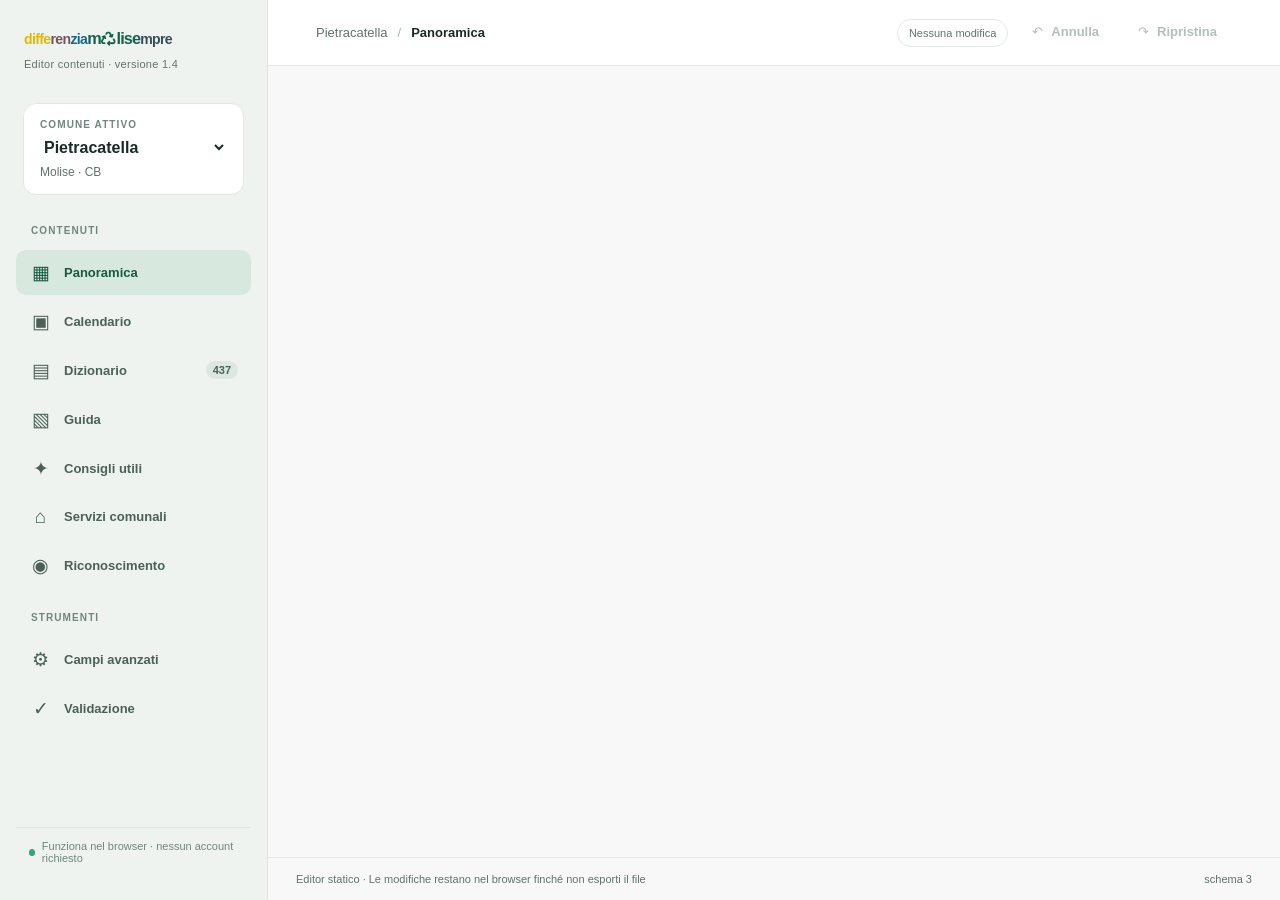
<file: docs/index.html>
<!doctype html><html lang="it"><head><meta charset="utf-8"><meta name="viewport" content="width=device-width,initial-scale=1"><meta http-equiv="refresh" content="0;url=editor/"><title>differenziamolisempre</title></head><body><p>Apri l’<a href="editor/">editor dei contenuti</a> oppure il <a href="comuni/pietracatella/dati.json">JSON di Pietracatella</a>.</p></body></html>
</file>
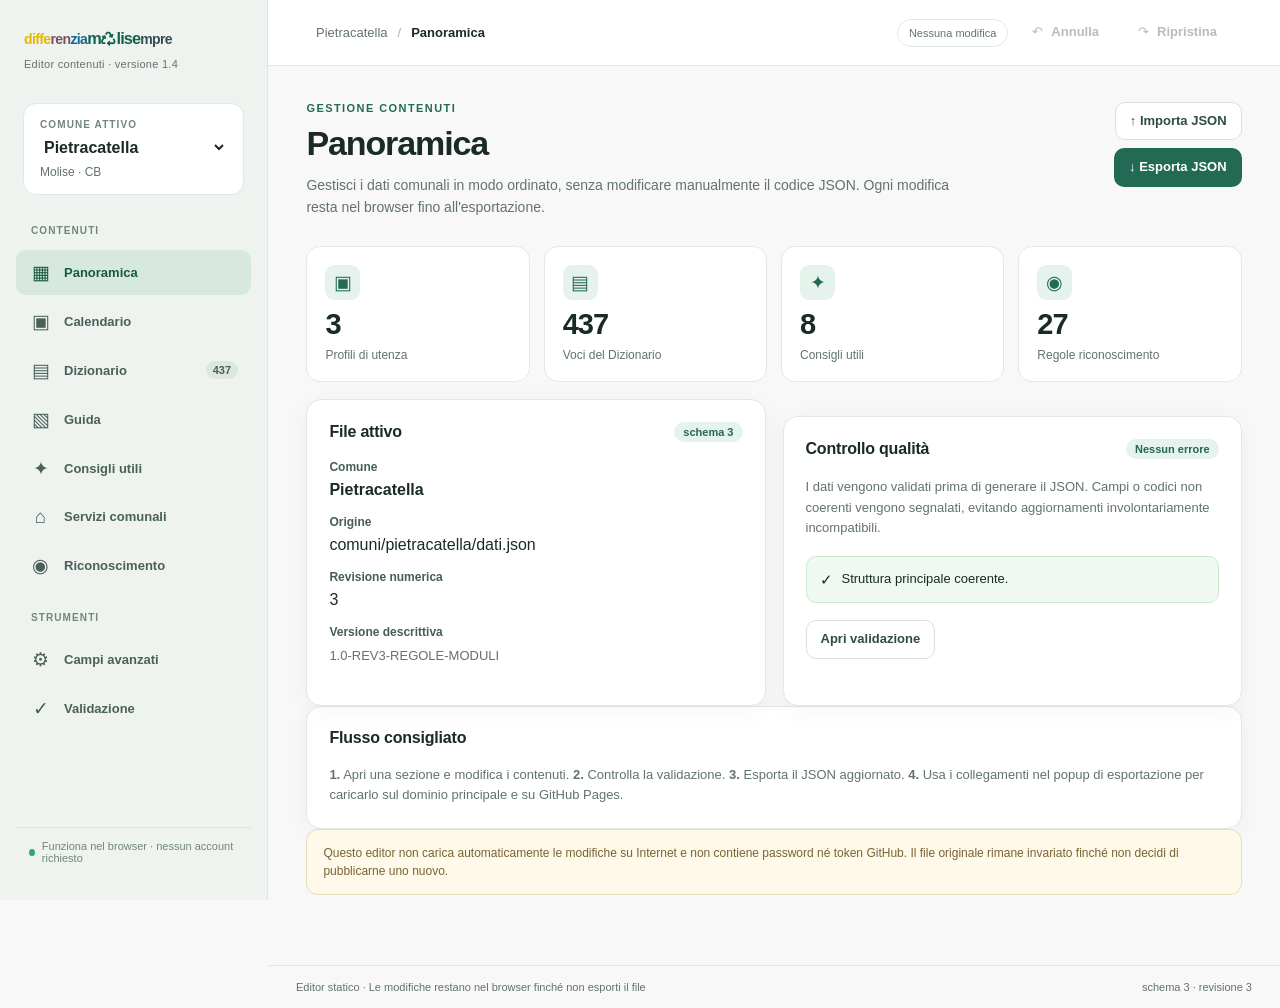
<file: docs/editor/index.html>
<!DOCTYPE html>
<html lang="it">
<head>
  <meta charset="utf-8">
  <meta name="viewport" content="width=device-width,initial-scale=1">
  <meta name="color-scheme" content="light dark">
  <meta name="description" content="Editor locale dei dati comunali di differenziamolisempre">
  <title>Editor dati · differenziamolisempre</title>
  <link rel="stylesheet" href="style.css">
  <script defer src="dati-iniziali.js"></script>
  <script defer src="app.js"></script>
</head>
<body>
  <div class="app-shell">
    <aside class="sidebar" id="sidebar" aria-label="Sezioni editor">
      <div class="brand">
        <div class="brand-identity">
          <div class="wordmark" role="img" aria-label="differenziamolisempre">
            <span class="brand-yellow" aria-hidden="true">diffe</span><span class="brand-earth" aria-hidden="true">ren</span><span class="brand-blue" aria-hidden="true">zia</span><span class="brand-molise" aria-hidden="true"><span>m</span><svg class="recycle-o" viewBox="0 0 512 512" fill="currentColor" aria-hidden="true" focusable="false"><path d="M174.7 45.1C192.2 17 223 0 256 0s63.8 17 81.3 45.1l38.6 61.7 27-15.6c8.4-4.9 18.9-4.2 26.6 1.7s11.1 15.9 8.6 25.3l-23.4 87.4c-3.4 12.8-16.6 20.4-29.4 17l-87.4-23.4c-9.4-2.5-16.3-10.4-17.6-20s3.4-19.1 11.8-23.9l28.4-16.4L283 79c-5.8-9.3-16-15-27-15s-21.2 5.7-27 15l-17.5 28c-9.2 14.8-28.6 19.5-43.6 10.5c-15.3-9.2-20.2-29.2-10.7-44.4l17.5-28zM429.5 251.9c15-9 34.4-4.3 43.6 10.5l24.4 39.1c9.4 15.1 14.4 32.4 14.6 50.2c.3 53.1-42.7 96.4-95.8 96.4L320 448l0 32c0 9.7-5.8 18.5-14.8 22.2s-19.3 1.7-26.2-5.2l-64-64c-9.4-9.4-9.4-24.6 0-33.9l64-64c6.9-6.9 17.2-8.9 26.2-5.2s14.8 12.5 14.8 22.2l0 32 96.2 0c17.6 0 31.9-14.4 31.8-32c0-5.9-1.7-11.7-4.8-16.7l-24.4-39.1c-9.5-15.2-4.7-35.2 10.7-44.4zm-364.6-31L36 204.2c-8.4-4.9-13.1-14.3-11.8-23.9s8.2-17.5 17.6-20l87.4-23.4c12.8-3.4 26 4.2 29.4 17L182 241.2c2.5 9.4-.9 19.3-8.6 25.3s-18.2 6.6-26.6 1.7l-26.5-15.3L68.8 335.3c-3.1 5-4.8 10.8-4.8 16.7c-.1 17.6 14.2 32 31.8 32l32.2 0c17.7 0 32 14.3 32 32s-14.3 32-32 32l-32.2 0C42.7 448-.3 404.8 0 351.6c.1-17.8 5.1-35.1 14.6-50.2l50.3-80.5z"/></svg><span>lise</span></span><span class="brand-slate" aria-hidden="true">mpre</span>
          </div>
          <div class="brand-subtitle">Editor contenuti · versione 1.4</div>
        </div>
      </div>
      <div class="municipality">
        <span class="eyebrow">COMUNE ATTIVO</span>
        <select id="city-select" class="city-select" aria-label="Comune da modificare"><option value="pietracatella">Pietracatella</option></select>
        <span class="municipality-caption" id="municipality-caption">Molise · CB</span>
      </div>
      <div class="nav-label">CONTENUTI</div>
      <nav id="navigation" class="navigation">
        <button class="nav-link active" data-section="panoramica"><span class="nav-emoji" aria-hidden="true">▦</span><span>Panoramica</span></button>
        <button class="nav-link" data-section="calendario"><span class="nav-emoji" aria-hidden="true">▣</span><span>Calendario</span></button>
        <button class="nav-link" data-section="dizionario"><span class="nav-emoji" aria-hidden="true">▤</span><span>Dizionario</span><span class="nav-count" id="nav-dictionary">437</span></button>
        <button class="nav-link" data-section="guida"><span class="nav-emoji" aria-hidden="true">▧</span><span>Guida</span></button>
        <button class="nav-link" data-section="consigli"><span class="nav-emoji" aria-hidden="true">✦</span><span>Consigli utili</span></button>
        <button class="nav-link" data-section="servizi"><span class="nav-emoji" aria-hidden="true">⌂</span><span>Servizi comunali</span></button>
        <button class="nav-link" data-section="riconoscimento"><span class="nav-emoji" aria-hidden="true">◉</span><span>Riconoscimento</span></button>
      </nav>
      <div class="nav-label">STRUMENTI</div>
      <nav class="navigation">
        <button class="nav-link" data-section="avanzate"><span class="nav-emoji" aria-hidden="true">⚙</span><span>Campi avanzati</span></button>
        <button class="nav-link" data-section="controlli"><span class="nav-emoji" aria-hidden="true">✓</span><span>Validazione</span></button>
      </nav>
      <div class="sidebar-bottom"><div class="dot"></div><span>Funziona nel browser · nessun account richiesto</span></div>
    </aside>
    <div class="workspace">
      <header class="topbar">
        <button id="menu-button" class="icon-button mobile-menu" aria-label="Mostra navigazione">☰</button>
        <div class="breadcrumbs"><span id="breadcrumb-city">Pietracatella</span><span class="breadcrumb-sep">/</span><strong id="breadcrumb-current">Panoramica</strong></div>
        <div class="topbar-actions">
          <span id="dirty-indicator" class="state-chip">Nessuna modifica</span>
          <button id="undo-button" class="button button-quiet" title="Annulla ultima modifica" disabled>↶ <span class="desktop-label">Annulla</span></button>
          <button id="redo-button" class="button button-quiet" title="Ripristina modifica" disabled>↷ <span class="desktop-label">Ripristina</span></button>
        </div>
      </header>
      <div id="alert-area" class="alert-area" role="status" aria-live="polite"></div>
      <main id="main" class="main"></main>
      <footer class="footer"><span>Editor statico · Le modifiche restano nel browser finché non esporti il file</span><span id="footer-revision">schema 3</span></footer>
    </div>
  </div>
  <dialog id="confirmation-dialog" class="confirm-dialog" aria-labelledby="dialog-title">
    <form method="dialog"><h2 id="dialog-title">Conferma</h2><p id="dialog-message"></p><div class="dialog-actions"><button value="cancel" class="button button-secondary">Annulla</button><button value="confirm" class="button button-danger">Conferma</button></div></form>
  </dialog>
  <dialog id="export-dialog" class="confirm-dialog" style="width:min(94vw,540px)" aria-labelledby="export-dialog-title"></dialog>
  <input type="file" accept=".json,application/json" id="file-input" hidden>
</body>
</html>
</file>
<file: docs/editor/style.css>
:root{font-family:-apple-system,BlinkMacSystemFont,"Segoe UI",sans-serif;font-synthesis:none;color-scheme:light;background:#f7f8f7;color:#192a27;--page:#f7f8f7;--panel:#fff;--subtle:#f2f5f3;--border:#e2e8e5;--text:#192a27;--muted:#62736d;--brand:#236a55;--branddark:#185543;--brandlight:#e6f3ed;--red:#aa4242;--redlight:#fff1ef;--shadow:0 4px 24px rgba(10,40,30,.045)}
*{box-sizing:border-box}body{margin:0;min-height:100vh}button,input,textarea,select{font:inherit}button{cursor:pointer}button:disabled{opacity:.4;cursor:not-allowed}button:focus-visible,input:focus-visible,textarea:focus-visible,select:focus-visible{outline:3px solid #79bba5;outline-offset:2px}a{color:var(--brand)}.app-shell{display:grid;grid-template-columns:268px minmax(0,1fr);min-height:100vh}.sidebar{background:#eef3ef;border-right:1px solid #dce6df;padding:24px 16px;display:flex;flex-direction:column;gap:14px;position:sticky;top:0;height:100vh;overflow:auto}.brand{display:flex;align-items:center;gap:10px;padding:4px 10px 16px}.brand-mark{background:var(--brand);color:white;display:grid;place-items:center;border-radius:12px;width:38px;height:38px;font-weight:700;font-size:26px;flex-shrink:0}.wordmark{font-size:15px;font-weight:650;letter-spacing:-.8px;white-space:nowrap}.wordmark .molise{font-size:19px;color:#1d8061;font-weight:780;letter-spacing:-.6px}.brand-subtitle{font-size:11px;color:var(--muted);margin-top:4px}.municipality{background:var(--panel);border:1px solid var(--border);border-radius:13px;padding:15px 16px;display:grid;gap:6px;margin:0 7px 6px}.municipality strong{font-size:16px}.eyebrow,.nav-label{letter-spacing:.11em;font-size:10px;font-weight:800;color:#71867d}.municipality-caption{font-size:12px;color:var(--muted)}.nav-label{padding:10px 15px 0}.navigation{display:grid;gap:4px}.nav-link{width:100%;border:0;text-align:left;background:transparent;display:flex;align-items:center;gap:12px;border-radius:10px;padding:11px 13px;color:#4a6158;font-size:13px;font-weight:600}.nav-link:hover{background:#e2ece5}.nav-link.active{background:#d7e9de;color:#165a42}.nav-emoji{font-size:19px;width:23px;text-align:center;font-weight:400}.nav-count{font-size:11px;margin-left:auto;border-radius:20px;background:rgba(20,85,62,.08);padding:3px 7px}.sidebar-bottom{margin-top:auto;display:flex;align-items:center;gap:7px;font-size:11px;color:#71867d;padding:12px 13px;border-top:1px solid #dbe7df}.dot{width:7px;height:7px;background:#31a478;border-radius:50%}.workspace{min-width:0;display:flex;flex-direction:column}.topbar{position:sticky;top:0;z-index:10;background:rgba(255,255,255,.94);backdrop-filter:blur(12px);border-bottom:1px solid var(--border);min-height:66px;display:flex;align-items:center;justify-content:space-between;gap:12px;padding:10px clamp(16px,4vw,48px)}.breadcrumbs{font-size:13px;color:var(--muted);display:flex;gap:10px;align-items:center}.breadcrumbs strong{color:var(--text)}.breadcrumb-sep{color:#a7b3ad}.topbar-actions{display:flex;gap:9px;align-items:center}.state-chip{border:1px solid var(--border);border-radius:100px;padding:7px 11px;font-size:11px;color:var(--muted);white-space:nowrap}.state-chip.changed{border-color:#efdbac;background:#fff6dc;color:#986919}.button{border:1px solid transparent;padding:10px 14px;border-radius:10px;min-height:38px;font-weight:650;font-size:13px;display:inline-flex;align-items:center;justify-content:center;gap:8px;line-height:1.25;text-decoration:none}.button-primary{background:var(--brand);color:white}.button-primary:hover:not(:disabled){background:var(--branddark)}.button-secondary{background:var(--panel);border-color:#d7e2dc;color:#2e4d42}.button-secondary:hover{background:#f0f6f2}.button-quiet{background:transparent;color:#456056}.button-quiet:hover{background:var(--subtle)}.button-danger{background:var(--red);color:#fff}.button-small{padding:6px 9px;min-height:30px;font-size:12px}.button-outlined-danger{border-color:#f0cccc;background:white;color:var(--red)}.icon-button{background:transparent;border:1px solid var(--border);border-radius:8px;width:34px;height:34px}.mobile-menu{display:none}.alert-area{max-width:1120px;width:100%;margin:0 auto;padding:0 26px}.alert{padding:11px 14px;margin-top:14px;border-radius:10px;border:1px solid #cfe3d6;background:#edfaf0;color:#1d6047;display:flex;justify-content:space-between;gap:10px;font-size:13px}.alert.warning{background:#fff6dc;border-color:#e9ddb4;color:#896519}.alert.error{background:#fff1ef;border-color:#efcdca;color:#9b4343}.alert button{background:none;border:0;color:inherit}.main{width:100%;max-width:1120px;margin:0 auto;padding:36px clamp(20px,3vw,40px) 70px;flex:1}.page-top{display:flex;justify-content:space-between;align-items:flex-start;gap:20px;margin-bottom:27px}.kicker{font-size:11px;letter-spacing:.13em;font-weight:800;color:var(--brand);text-transform:uppercase;margin-bottom:10px}.page-title{font-size:clamp(25px,3.1vw,34px);line-height:1.15;font-weight:770;letter-spacing:-1.1px;margin:0}.page-desc{color:var(--muted);line-height:1.6;font-size:14px;max-width:720px;margin:11px 0 0}.page-actions{display:flex;gap:8px;flex-wrap:wrap;justify-content:flex-end}.card{background:var(--panel);border:1px solid var(--border);box-shadow:var(--shadow);border-radius:15px;padding:22px}.card+.card{margin-top:17px}.card-head{display:flex;align-items:center;justify-content:space-between;gap:12px;margin-bottom:18px}.card-head h2{font-size:16px;margin:0;letter-spacing:-.2px}.card-head .small-note{font-size:12px;color:var(--muted)}.stats{display:grid;grid-template-columns:repeat(4,minmax(0,1fr));gap:14px;margin-bottom:17px}.stat{border:1px solid var(--border);border-radius:14px;background:var(--panel);padding:18px;min-height:110px}.stat strong{font-size:29px;letter-spacing:-1px;display:block;margin:8px 0 4px}.stat span{color:var(--muted);font-size:12px}.stat-icon{width:35px;height:35px;border-radius:9px;background:var(--brandlight);color:var(--brand);display:grid;place-items:center;font-size:19px}.two-cols{display:grid;grid-template-columns:1fr 1fr;gap:17px}.stack{display:grid;gap:17px}.notice{border:1px solid #e6ddba;background:#fff9e9;color:#796335;border-radius:12px;padding:14px 16px;line-height:1.5;font-size:12px}.plain-note{font-size:13px;line-height:1.6;color:var(--muted)}.toolbar{display:flex;align-items:center;justify-content:space-between;gap:12px;margin-bottom:16px;flex-wrap:wrap}.search-input{min-height:40px;border:1px solid #d4dfd8;background:var(--panel);border-radius:9px;padding:8px 12px;min-width:220px;width:min(100%,330px);color:var(--text)}.split{display:grid;grid-template-columns:minmax(220px,310px) minmax(0,1fr);gap:15px;align-items:start}.list-panel{border:1px solid var(--border);background:var(--panel);border-radius:13px;min-width:0;overflow:hidden}.list-header{padding:13px;border-bottom:1px solid var(--border);font-size:12px;color:var(--muted);display:flex;align-items:center;justify-content:space-between;gap:8px}.item-list{max-height:65vh;overflow:auto;padding:6px}.item-row{background:transparent;border:0;border-radius:8px;width:100%;text-align:left;padding:11px 10px;display:flex;align-items:center;justify-content:space-between;gap:8px;color:var(--text)}.item-row:hover{background:var(--subtle)}.item-row.selected{background:var(--brandlight);color:#1b6149}.item-row .item-name{font-size:13px;font-weight:630;white-space:nowrap;overflow:hidden;text-overflow:ellipsis}.item-row .item-sub{font-size:11px;opacity:.7;white-space:nowrap;overflow:hidden;text-overflow:ellipsis;margin-top:3px}.item-row .chevron{color:#a1b6aa}.detail-panel{min-width:0}.detail-title{font-size:18px;margin:0}.detail-subtitle{font-size:12px;color:var(--muted);margin-top:5px}.field-grid{display:grid;grid-template-columns:repeat(2,minmax(0,1fr));gap:16px}.field{display:grid;gap:7px;min-width:0;margin-bottom:16px}.field-label{font-size:12px;color:#435e52;font-weight:700}.field-hint{font-size:11px;color:var(--muted)}.field input:not([type=checkbox]),.field select,.field textarea{display:block;width:100%;border:1px solid #d5e0da;background:#fff;color:var(--text);padding:10px 11px;border-radius:9px;min-height:40px;font-size:13px}.field textarea{line-height:1.5;min-height:84px;resize:vertical}.field .switch-row{display:flex;align-items:center;gap:10px;padding:9px;border:1px solid var(--border);border-radius:9px;min-height:40px}.field input[type=checkbox],.day-cell input{accent-color:var(--brand);width:17px;height:17px}.field input:disabled{background:#f3f6f4;color:#99a79f}.field .field-text-null{font-size:11px;color:var(--muted)}.field .type-select{width:110px;min-height:34px}.field .type-row{display:flex;align-items:center;gap:8px}.field .type-row>.type-value{flex:1}.array-panel{border:1px solid var(--border);border-radius:12px;padding:14px;margin-bottom:16px;background:#fcfdfc}.array-head{display:flex;justify-content:space-between;gap:12px;align-items:center;margin-bottom:11px}.array-head strong{font-size:12px}.array-item{padding:9px 0;border-top:1px solid #e8eeea;display:flex;gap:7px;align-items:center}.array-item:first-of-type{border-top:0}.array-item input{flex:1;min-width:0;padding:8px;border-radius:8px;border:1px solid #d5e0da;background:#fff;color:#203e32;font-size:13px}.array-empty{color:var(--muted);font-size:12px;padding:8px 0}.nested{border:1px solid var(--border);padding:15px;border-radius:12px;margin-bottom:14px;background:#fbfdfa}.nested summary{font-size:13px;font-weight:750;cursor:pointer}.nested-body{padding-top:16px}.nested .nested{margin-top:7px}.pill{background:var(--brandlight);color:#23674f;border-radius:25px;padding:4px 9px;font-size:11px;font-weight:700}.pill.muted{background:var(--subtle);color:var(--muted)}.days{display:grid;grid-template-columns:repeat(7,minmax(0,1fr));gap:9px;margin:12px 0 18px}.day-box{border:1px solid var(--border);border-radius:11px;padding:12px 8px;background:var(--panel);text-align:center;min-width:0}.day-box .day-label{font-size:11px;font-weight:800;color:var(--muted)}.day-box .day-count{font-size:13px;font-weight:720;margin-top:8px}.day-grid{display:grid;gap:10px}.day-row{border-bottom:1px solid var(--border);padding:13px 0}.day-row:last-child{border-bottom:0}.day-row strong{font-size:13px;display:block;margin-bottom:8px}.day-checks{display:flex;flex-wrap:wrap;gap:9px}.day-cell{display:flex;align-items:center;gap:6px;padding:8px 10px;border:1px solid var(--border);border-radius:9px;background:#fff;font-size:12px;cursor:pointer}.day-cell:hover{border-color:#94c3ac}.select-standalone{border:1px solid var(--border);border-radius:9px;background:var(--panel);color:var(--text);padding:10px;min-height:40px;max-width:100%}.table-scroll{overflow:auto}.validation-list{display:grid;gap:8px;margin:12px 0}.validation-row{border:1px solid var(--border);border-radius:10px;padding:12px 13px;display:flex;gap:9px;align-items:flex-start;font-size:13px;line-height:1.5}.validation-row.error{background:#fff5f2;border-color:#edc9c3}.validation-row.warning{background:#fff9ec;border-color:#e6d8bb}.validation-row.good{background:#eff9f2;border-color:#cde7d3}.validation-row .marker{font-size:15px;line-height:1.4}.section-badges{display:flex;gap:7px;flex-wrap:wrap}.footer{border-top:1px solid var(--border);padding:15px 28px;display:flex;justify-content:space-between;gap:10px;color:var(--muted);font-size:11px}.confirm-dialog{border:1px solid var(--border);background:var(--panel);border-radius:15px;padding:24px;width:min(94vw,450px);box-shadow:0 12px 70px #152b274d;color:var(--text)}.confirm-dialog::backdrop{background:#0f261b80}.confirm-dialog h2{margin:0 0 12px;font-size:19px}.confirm-dialog p{line-height:1.6;color:var(--muted);font-size:14px}.dialog-actions{display:flex;justify-content:flex-end;gap:10px;margin-top:22px}.centered-empty{text-align:center;padding:45px 20px;color:var(--muted);font-size:13px}.code-pre{font-size:12px;white-space:pre-wrap;overflow-wrap:anywhere;max-height:370px;overflow:auto;background:#f3f6f4;padding:13px;border-radius:10px}.revision-panel{display:grid;grid-template-columns:1fr 1fr;gap:12px}.tiny{font-size:11px;color:var(--muted)}
@media(max-width:1050px){.stats{grid-template-columns:repeat(2,minmax(0,1fr))}.split{grid-template-columns:260px minmax(0,1fr)}}
@media(max-width:790px){.app-shell{grid-template-columns:1fr}.sidebar{position:fixed;z-index:20;inset:0 auto 0 0;width:268px;transform:translateX(-100%);transition:transform .2s;box-shadow:8px 0 30px #12261a25}.sidebar.open{transform:translateX(0)}.mobile-menu{display:block}.main{padding:23px 16px 50px}.topbar{padding:10px 16px}.desktop-label{display:none}.topbar-actions{gap:3px}.state-chip{padding:5px 7px}.split{grid-template-columns:1fr}.list-panel .item-list{max-height:290px}.page-top{flex-direction:column}.page-actions{justify-content:flex-start}.two-cols{grid-template-columns:1fr}.field-grid{grid-template-columns:1fr}.days{grid-template-columns:repeat(4,minmax(0,1fr))}.footer{flex-direction:column}.wordmark{font-size:14px}}
@media(max-width:430px){.stats{grid-template-columns:repeat(2,minmax(0,1fr));gap:8px}.stat{padding:13px}.days{grid-template-columns:repeat(3,minmax(0,1fr))}.breadcrumbs{font-size:11px}.button{padding:9px 10px}.topbar{gap:5px}.main{padding:22px 12px 40px}.card{padding:17px}}
@media(prefers-color-scheme:dark){:root{color-scheme:dark;background:#111c18;color:#eff7f3;--page:#111c18;--panel:#1b2a23;--subtle:#26372e;--border:#34493d;--text:#f1f7f3;--muted:#acbcb2;--brand:#7ad4aa;--branddark:#72c99f;--brandlight:#294337;--red:#e38f88;--redlight:#3e2928;--shadow:none}.sidebar{background:#16271d;border-color:var(--border)}.brand-mark{background:#337856}.brand-subtitle,.municipality-caption,.sidebar-bottom,.nav-label,.eyebrow{color:#9db4a5}.wordmark .molise{color:#81d8a9}.nav-link{color:#c3d7c9}.nav-link.active{background:#2c4b38;color:#b5eac9}.nav-link:hover{background:#263e2d}.municipality{background:#1d3226}.nav-count{background:#294738}.topbar{background:rgba(26,41,33,.95)}.state-chip.changed{background:#4b3e21;border-color:#796331;color:#f5d58b}.button-primary{color:#10281c;background:#78d3aa}.button-primary:hover:not(:disabled){background:#9ee9c4}.button-secondary,.button-outlined-danger{background:#20362a;border-color:#486251;color:var(--text)}.button-quiet{color:#cee2d4}.button-quiet:hover{background:#2d4435}.button-danger{color:#321619;background:#e8988f}.field input:not([type=checkbox]),.field select,.field textarea,.array-item input,.select-standalone,.search-input,.day-cell{background:#20372a;color:#e9f5ee;border-color:#4b6153}.field input:disabled{background:#2d3b32}.array-panel,.nested{background:#203128}.array-item{border-color:#34483c}.notice{background:#3c3625;border-color:#645534;color:#e4d09b}.validation-row.error{background:#492b2c;border-color:#805051}.validation-row.warning{background:#423a27;border-color:#6c5937}.validation-row.good{background:#244435;border-color:#356a4e}.alert{background:#214735;border-color:#356c50;color:#b9edcc}.alert.warning{background:#453b23;border-color:#786332;color:#f1d596}.alert.error{background:#462928;border-color:#87504a;color:#f6bcb6}.code-pre{background:#17271e}.day-box{background:#1b3023}}

.city-select{border:0;background:transparent;color:var(--text);padding:2px 0;font-size:16px;font-weight:750;width:100%;cursor:pointer}


/* Identità grafica differenziamolisempre — i colori riprendono il marchio fornito. */
.brand{padding:6px 8px 19px;gap:0;align-items:flex-start}
.brand-identity{width:100%;min-width:0}
.wordmark{display:flex;align-items:baseline;flex-wrap:nowrap;white-space:nowrap;font-size:clamp(13px,1.1vw,15px);font-weight:800;letter-spacing:-.65px;line-height:1.4;font-family:ui-rounded,-apple-system,BlinkMacSystemFont,"Segoe UI",sans-serif}
.wordmark>span{display:inline-flex;align-items:baseline;flex:0 0 auto}
.wordmark .brand-yellow{color:#e3b800}
.wordmark .brand-earth{color:#76535b}
.wordmark .brand-blue{color:#16658b}
.wordmark .brand-molise{color:#13634d;font-size:1.16em;letter-spacing:-.9px;font-weight:850;align-items:center;line-height:1.05;vertical-align:baseline}
.wordmark .brand-slate{color:#344e57}
.wordmark .recycle-o{display:block;width:.89em;height:.89em;min-width:.89em;flex:0 0 .89em;align-self:center;overflow:hidden;margin:0 .035em;transform:translateY(.025em)}
.brand-subtitle{font-size:11px;color:var(--muted);margin-top:8px;letter-spacing:.025em}
@media(max-width:790px){.wordmark{font-size:14px}}
@media(prefers-color-scheme:dark){
  .wordmark .brand-yellow{color:#ffd23d}
  .wordmark .brand-earth{color:#bc8e99}
  .wordmark .brand-blue{color:#74bce0}
  .wordmark .brand-molise{color:#65cda2}
  .wordmark .brand-slate{color:#bed1d7}
}
</file>
